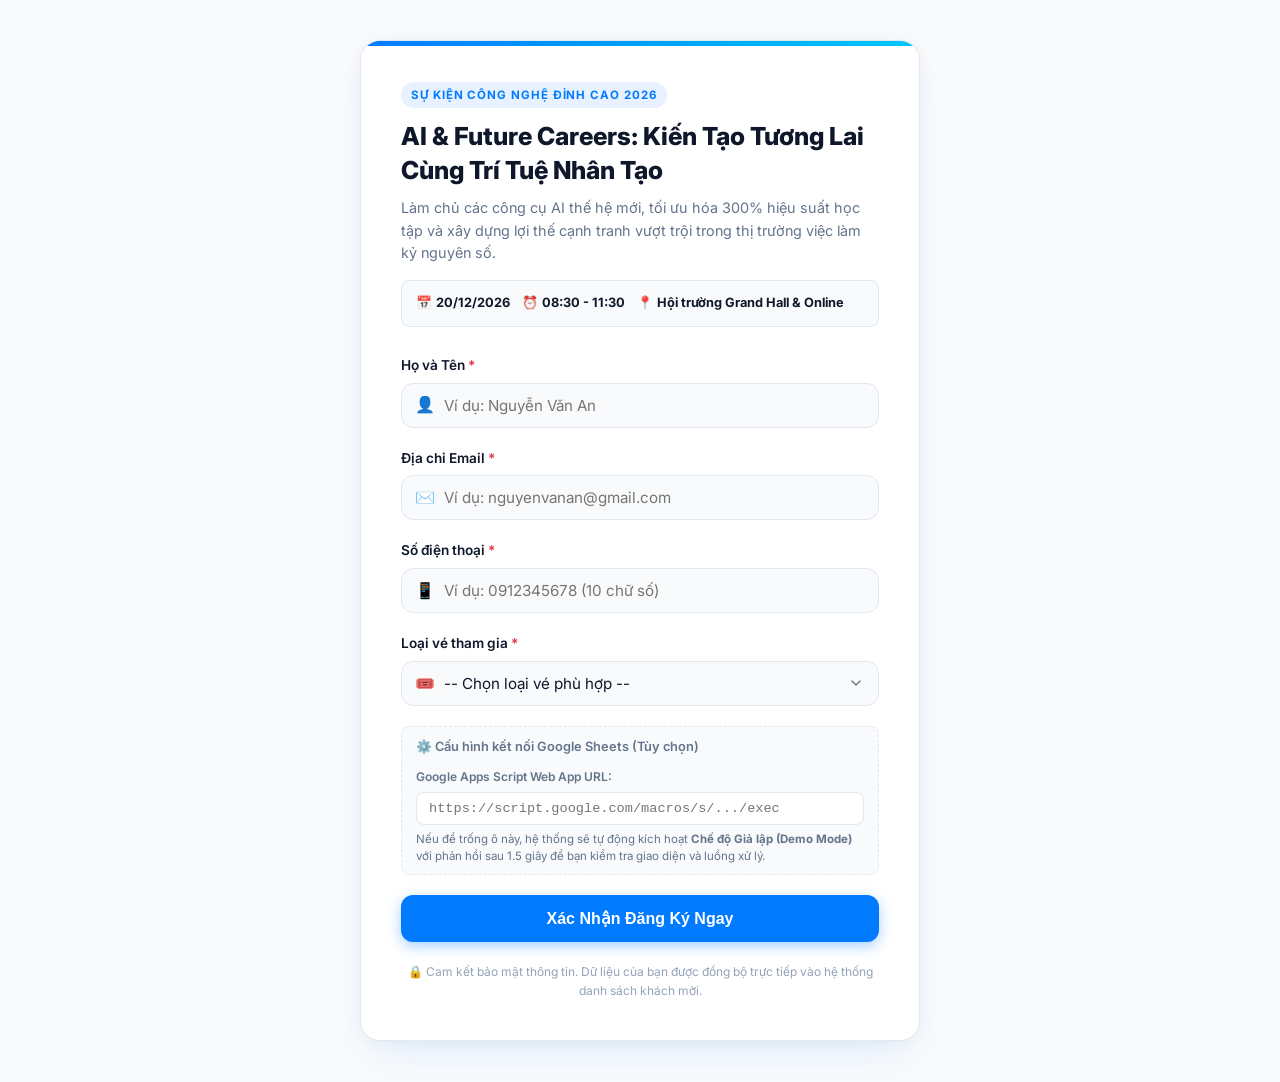
<file: DuyKhangBTTH B3/index.html>
<!DOCTYPE html>
<html lang="vi">

<head>
    <meta charset="UTF-8">
    <meta name="viewport" content="width=device-width, initial-scale=1.0">
    <title>Đăng Ký Sự Kiện | AI Workshop 2026: AI & Future Careers</title>
    <link rel="stylesheet" href="style.css">
    <!-- Google Fonts: Inter -->
    <link rel="preconnect" href="https://fonts.googleapis.com">
    <link rel="preconnect" href="https://fonts.gstatic.com" crossorigin>
    <link href="https://fonts.googleapis.com/css2?family=Inter:wght@300;400;500;600;700;800&display=swap"
        rel="stylesheet">
</head>

<body>

    <div class="page-container">

        <!-- CARD ĐĂNG KÝ (PHONG CÁCH TỐI GIẢN - MINIMALIST) -->
        <div class="registration-card">

            <!-- HEADER WORKSHOP & NỘI DUNG MARKETING -->
            <div class="card-header">
                <div class="event-badge">SỰ KIỆN CÔNG NGHỆ ĐỈNH CAO 2026</div>
                <h1 class="event-title">AI & Future Careers: Kiến Tạo Tương Lai Cùng Trí Tuệ Nhân Tạo</h1>
                <p class="event-desc">
                    Làm chủ các công cụ AI thế hệ mới, tối ưu hóa 300% hiệu suất học tập và xây dựng lợi thế cạnh tranh
                    vượt trội trong thị trường việc làm kỷ nguyên số.
                </p>

                <div class="event-meta">
                    <div class="meta-item">📅 <strong>20/12/2026</strong></div>
                    <div class="meta-item">⏰ <strong>08:30 - 11:30</strong></div>
                    <div class="meta-item">📍 <strong>Hội trường Grand Hall & Online</strong></div>
                </div>
            </div>

            <!-- FORM ĐĂNG KÝ (BƯỚC 1 & 2) -->
            <form id="registrationForm" class="registration-form" novalidate>

                <!-- TRƯỜNG: HỌ VÀ TÊN -->
                <div class="form-group" id="group-fullname">
                    <label for="fullname">Họ và Tên <span class="required">*</span></label>
                    <div class="input-wrap">
                        <span class="input-icon">👤</span>
                        <input type="text" id="fullname" name="Name" placeholder="Ví dụ: Nguyễn Văn An"
                            autocomplete="name">
                    </div>
                    <span class="error-msg" id="error-fullname"></span>
                </div>

                <!-- TRƯỜNG: EMAIL -->
                <div class="form-group" id="group-email">
                    <label for="email">Địa chỉ Email <span class="required">*</span></label>
                    <div class="input-wrap">
                        <span class="input-icon">✉️</span>
                        <input type="email" id="email" name="Email" placeholder="Ví dụ: nguyenvanan@gmail.com"
                            autocomplete="email">
                    </div>
                    <span class="error-msg" id="error-email"></span>
                </div>

                <!-- TRƯỜNG: SỐ ĐIỆN THOẠI -->
                <div class="form-group" id="group-phone">
                    <label for="phone">Số điện thoại <span class="required">*</span></label>
                    <div class="input-wrap">
                        <span class="input-icon">📱</span>
                        <input type="tel" id="phone" name="Phone" placeholder="Ví dụ: 0912345678 (10 chữ số)"
                            autocomplete="tel" maxlength="10">
                    </div>
                    <span class="error-msg" id="error-phone"></span>
                </div>

                <!-- TRƯỜNG: LOẠI VÉ (SELECT) -->
                <div class="form-group" id="group-ticket">
                    <label for="ticketType">Loại vé tham gia <span class="required">*</span></label>
                    <div class="input-wrap">
                        <span class="input-icon">🎟️</span>
                        <select id="ticketType" name="TicketType">
                            <option value="" disabled selected>-- Chọn loại vé phù hợp --</option>
                            <option value="Student">Vé Sinh Viên (Miễn phí - Cần xuất trình thẻ SV)</option>
                            <option value="Standard">Vé Tiêu Chuẩn (199.000 VNĐ - Kèm tài liệu Workshop)</option>
                            <option value="VIP">Vé VIP (499.000 VNĐ - Chỗ ngồi hàng đầu, Tiệc trà & Q&A cùng Diễn giả)
                            </option>
                        </select>
                    </div>
                    <span class="error-msg" id="error-ticket"></span>
                </div>

                <!-- CẤU HÌNH ĐƯỜNG DẪN GOOGLE APPS SCRIPT (BƯỚC 3 & 4) -->
                <div class="script-config-box">
                    <div class="config-toggle" id="configToggle">
                        ⚙️ <span>Cấu hình kết nối Google Sheets (Tùy chọn)</span>
                    </div>
                    <div class="config-content" id="configContent">
                        <label for="scriptUrlInput">Google Apps Script Web App URL:</label>
                        <input type="url" id="scriptUrlInput" placeholder="https://script.google.com/macros/s/.../exec">
                        <p class="config-note">
                            Nếu để trống ô này, hệ thống sẽ tự động kích hoạt <strong>Chế độ Giả lập (Demo
                                Mode)</strong> với phản hồi sau 1.5 giây để bạn kiểm tra giao diện và luồng xử lý.
                        </p>
                    </div>
                </div>

                <!-- NÚT GỬI ĐĂNG KÝ (SUBMIT BUTTON) -->
                <button type="submit" class="btn-submit" id="submitBtn">
                    <span class="btn-text">Xác Nhận Đăng Ký Ngay</span>
                    <span class="btn-spinner" id="btnSpinner"></span>
                </button>

                <p class="form-privacy">
                    🔒 Cam kết bảo mật thông tin. Dữ liệu của bạn được đồng bộ trực tiếp vào hệ thống danh sách khách
                    mời.
                </p>
            </form>

            <!-- THÔNG BÁO THÀNH CÔNG (SUCCESS STATE) -->
            <div id="successCard" class="success-card">
                <div class="success-icon">🎉</div>
                <h2>Đăng Ký Thành Công!</h2>
                <p class="success-msg" id="successDetailMsg">
                    Chúc mừng <strong><span id="registeredName"></span></strong> đã đăng ký thành công vé tham dự sự
                    kiện <strong>AI Workshop 2026</strong>.
                </p>

                <div class="success-summary">
                    <div class="summary-row">
                        <span>Loại vé:</span>
                        <strong id="registeredTicket"></strong>
                    </div>
                    <div class="summary-row">
                        <span>Email xác nhận:</span>
                        <strong id="registeredEmail"></strong>
                    </div>
                    <div class="summary-row">
                        <span>Số điện thoại:</span>
                        <strong id="registeredPhone"></strong>
                    </div>
                </div>

                <div class="success-reminder">
                    📩 <strong>Lưu ý:</strong> Vui lòng kiểm tra hòm thư đến (hoặc hộp thư Spam) để nhận email hướng dẫn
                    và chuẩn bị laptop cá nhân trước ngày diễn ra sự kiện.
                </div>

                <button id="registerAnotherBtn" class="btn-outline">
                    Đăng ký thêm người khác
                </button>
            </div>

        </div>

    </div>

    <script src="app.js"></script>
</body>

</html>
</file>
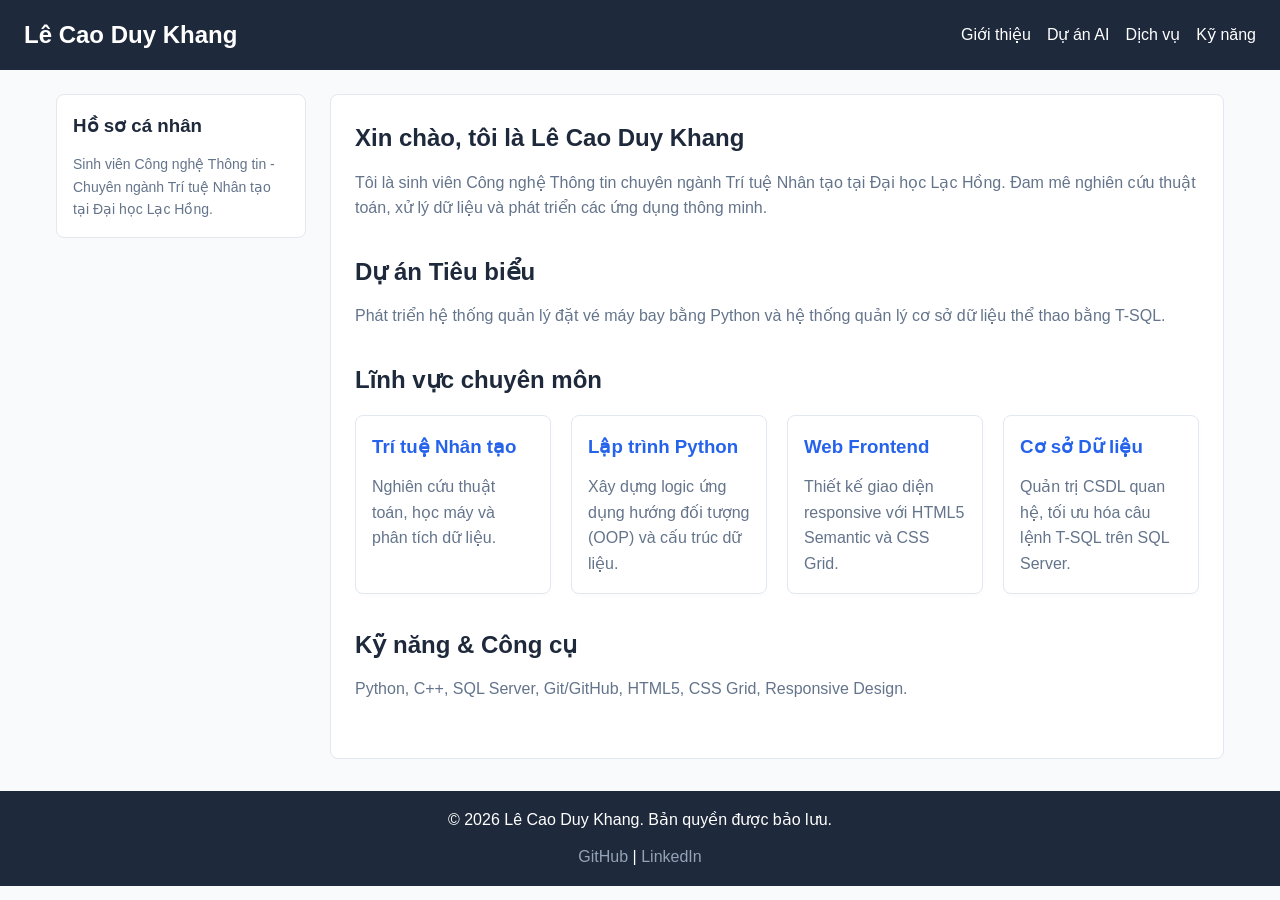
<file: BTB4.html>
<!DOCTYPE html>
<html lang="vi">
<head>
    <meta charset="UTF-8">
    <meta name="viewport" content="width=device-width, initial-scale=1.0">
    <title>Portfolio - Lê Cao Duy Khang | AI Student</title>
    <!-- Nhúng file CSS bên ngoài -->
    <link rel="stylesheet" href="BTB4.css">
</head>
<body>

    <!-- HEADER -->
    <header>
        <div class="logo">
            <h2>Lê Cao Duy Khang</h2>
        </div>
        <nav>
            <ul>
                <li><a href="#gioi-thieu">Giới thiệu</a></li>
                <li><a href="#du-an-ai">Dự án AI</a></li>
                <li><a href="#dich-vu">Dịch vụ</a></li>
                <li><a href="#ky-nang">Kỹ năng</a></li>
            </ul>
        </nav>
    </header>

    <!-- PORTFOLIO CONTAINER (Sidebar & Main) -->
    <div class="portfolio-container">
        
        <!-- ASIDE: Sidebar thông tin nhanh -->
        <aside>
            <h3>Hồ sơ cá nhân</h3>
            <p>
                Sinh viên Công nghệ Thông tin - Chuyên ngành Trí tuệ Nhân tạo tại Đại học Lạc Hồng.
            </p>
        </aside>

        <!-- MAIN: Vùng nội dung chính -->
        <main>
            
            <!-- SECTION 1: Giới thiệu bản thân -->
            <section id="gioi-thieu">
                <h1>Xin chào, tôi là Lê Cao Duy Khang</h1>
                <p>Tôi là sinh viên Công nghệ Thông tin chuyên ngành Trí tuệ Nhân tạo tại Đại học Lạc Hồng. Đam mê nghiên cứu thuật toán, xử lý dữ liệu và phát triển các ứng dụng thông minh.</p>
            </section>

            <!-- SECTION 2: Dự án AI -->
            <section id="du-an-ai">
                <h2>Dự án Tiêu biểu</h2>
                <p>Phát triển hệ thống quản lý đặt vé máy bay bằng Python và hệ thống quản lý cơ sở dữ liệu thể thao bằng T-SQL.</p>
            </section>

            <!-- SECTION 3: Khu vực Dịch vụ (Đáp ứng yêu cầu 4 cột -> 2 cột -> 1 cột) -->
            <section id="dich-vu">
                <h2>Lĩnh vực chuyên môn</h2>
                <div class="services-container">
                    <div class="service-card">
                        <h3>Trí tuệ Nhân tạo</h3>
                        <p>Nghiên cứu thuật toán, học máy và phân tích dữ liệu.</p>
                    </div>
                    <div class="service-card">
                        <h3>Lập trình Python</h3>
                        <p>Xây dựng logic ứng dụng hướng đối tượng (OOP) và cấu trúc dữ liệu.</p>
                    </div>
                    <div class="service-card">
                        <h3>Web Frontend</h3>
                        <p>Thiết kế giao diện responsive với HTML5 Semantic và CSS Grid.</p>
                    </div>
                    <div class="service-card">
                        <h3>Cơ sở Dữ liệu</h3>
                        <p>Quản trị CSDL quan hệ, tối ưu hóa câu lệnh T-SQL trên SQL Server.</p>
                    </div>
                </div>
            </section>

            <!-- SECTION 4: Kỹ năng -->
            <section id="ky-nang">
                <h2>Kỹ năng & Công cụ</h2>
                <p>Python, C++, SQL Server, Git/GitHub, HTML5, CSS Grid, Responsive Design.</p>
            </section>

        </main>
    </div>

    <!-- FOOTER -->
    <footer>
        <p>&copy; 2026 Lê Cao Duy Khang. Bản quyền được bảo lưu.</p>
        <nav>
            <a href="https://github.com" target="_blank">GitHub</a> | 
            <a href="https://linkedin.com" target="_blank">LinkedIn</a>
        </nav>
    </footer>

</body>
</html>
</file>
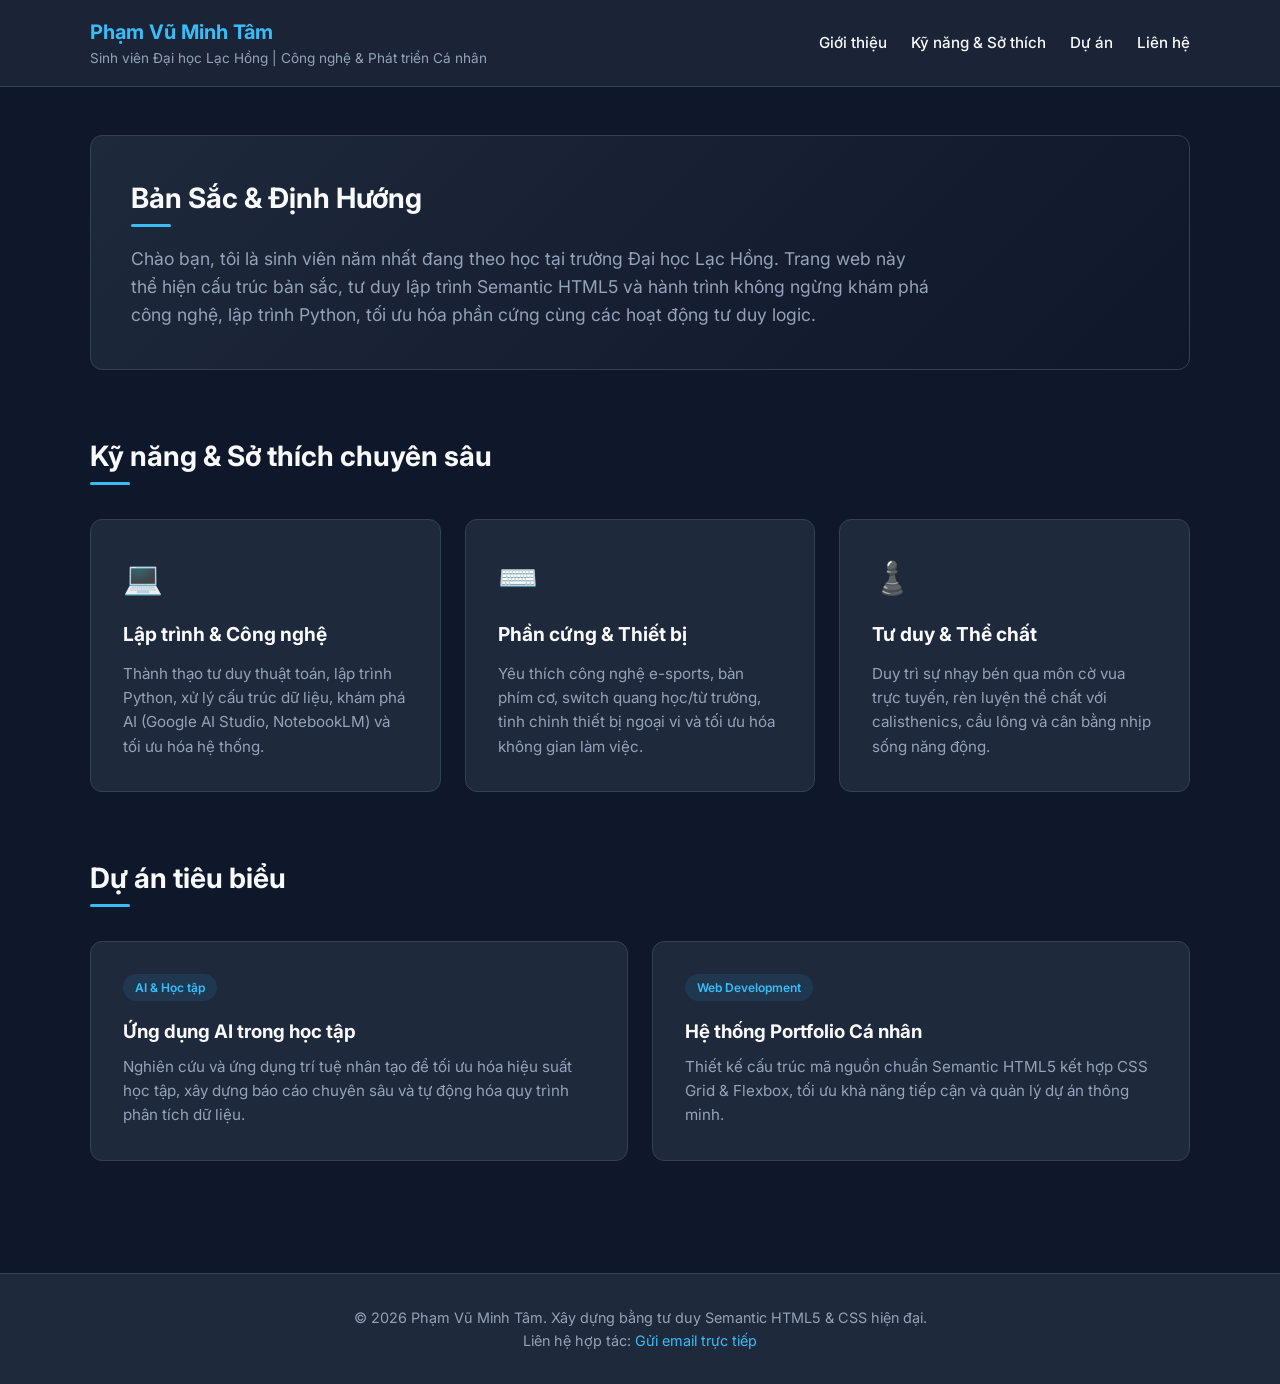
<file: Portfolio_ve_ban_than.html>
<!DOCTYPE html>
<html lang="vi">
<head>
    <meta charset="UTF-8">
    <meta name="viewport" content="width=device-width, initial-scale=1.0">
    <title>Phạm Vũ Minh Tâm - Portfolio Bản Sắc Cá Nhân</title>
    <link rel="stylesheet" href="style-v1.css">
    <!-- Google Fonts -->
    <link href="https://fonts.googleapis.com/css2?family=Inter:wght@300;400;500;600;700&display=swap" rel="stylesheet">
</head>
<body>

    <header class="site-header">
        <div class="container header-inner">
            <div class="brand">
                <h1>Phạm Vũ Minh Tâm</h1>
                <p class="subtitle">Sinh viên Đại học Lạc Hồng | Công nghệ & Phát triển Cá nhân</p>
            </div>
            <nav class="site-nav">
                <ul>
                    <li><a href="#gioi-thieu">Giới thiệu</a></li>
                    <li><a href="#ky-nang">Kỹ năng & Sở thích</a></li>
                    <li><a href="#du-an">Dự án</a></li>
                    <li><a href="#lien-he">Liên hệ</a></li>
                </ul>
            </nav>
        </div>
    </header>

    <main class="site-main container">
        
        <!-- Phần Giới thiệu -->
        <section id="gioi-thieu" class="hero-section">
            <div class="hero-content">
                <h2>Bản Sắc & Định Hướng</h2>
                <p>Chào bạn, tôi là sinh viên năm nhất đang theo học tại trường Đại học Lạc Hồng. Trang web này thể hiện cấu trúc bản sắc, tư duy lập trình Semantic HTML5 và hành trình không ngừng khám phá công nghệ, lập trình Python, tối ưu hóa phần cứng cùng các hoạt động tư duy logic.</p>
            </div>
        </section>

        <!-- Phần Kỹ năng & Sở thích sử dụng CSS Grid -->
        <section id="ky-nang" class="skills-section">
            <h2>Kỹ năng & Sở thích chuyên sâu</h2>
            <div class="skills-grid">
                <article class="skill-card">
                    <div class="card-icon">💻</div>
                    <h3>Lập trình & Công nghệ</h3>
                    <p>Thành thạo tư duy thuật toán, lập trình Python, xử lý cấu trúc dữ liệu, khám phá AI (Google AI Studio, NotebookLM) và tối ưu hóa hệ thống.</p>
                </article>
                <article class="skill-card">
                    <div class="card-icon">⌨️</div>
                    <h3>Phần cứng & Thiết bị</h3>
                    <p>Yêu thích công nghệ e-sports, bàn phím cơ, switch quang học/từ trường, tinh chỉnh thiết bị ngoại vi và tối ưu hóa không gian làm việc.</p>
                </article>
                <article class="skill-card">
                    <div class="card-icon">♟️</div>
                    <h3>Tư duy & Thể chất</h3>
                    <p>Duy trì sự nhạy bén qua môn cờ vua trực tuyến, rèn luyện thể chất với calisthenics, cầu lông và cân bằng nhịp sống năng động.</p>
                </article>
            </div>
        </section>

        <!-- Phần Dự án tiêu biểu sử dụng CSS Grid -->
        <section id="du-an" class="projects-section">
            <h2>Dự án tiêu biểu</h2>
            <div class="projects-grid">
                <article class="project-card">
                    <span class="project-tag">AI & Học tập</span>
                    <h3>Ứng dụng AI trong học tập</h3>
                    <p>Nghiên cứu và ứng dụng trí tuệ nhân tạo để tối ưu hóa hiệu suất học tập, xây dựng báo cáo chuyên sâu và tự động hóa quy trình phân tích dữ liệu.</p>
                </article>
                <article class="project-card">
                    <span class="project-tag">Web Development</span>
                    <h3>Hệ thống Portfolio Cá nhân</h3>
                    <p>Thiết kế cấu trúc mã nguồn chuẩn Semantic HTML5 kết hợp CSS Grid & Flexbox, tối ưu khả năng tiếp cận và quản lý dự án thông minh.</p>
                </article>
            </div>
        </section>

    </main>

    <footer id="lien-he" class="site-footer">
        <div class="container footer-inner">
            <p>&copy; 2026 Phạm Vũ Minh Tâm. Xây dựng bằng tư duy Semantic HTML5 & CSS hiện đại.</p>
            <p>Liên hệ hợp tác: <a href="mailto:contact@minhtam.internal">Gửi email trực tiếp</a></p>
        </div>
    </footer>

</body>
</html>
</file>
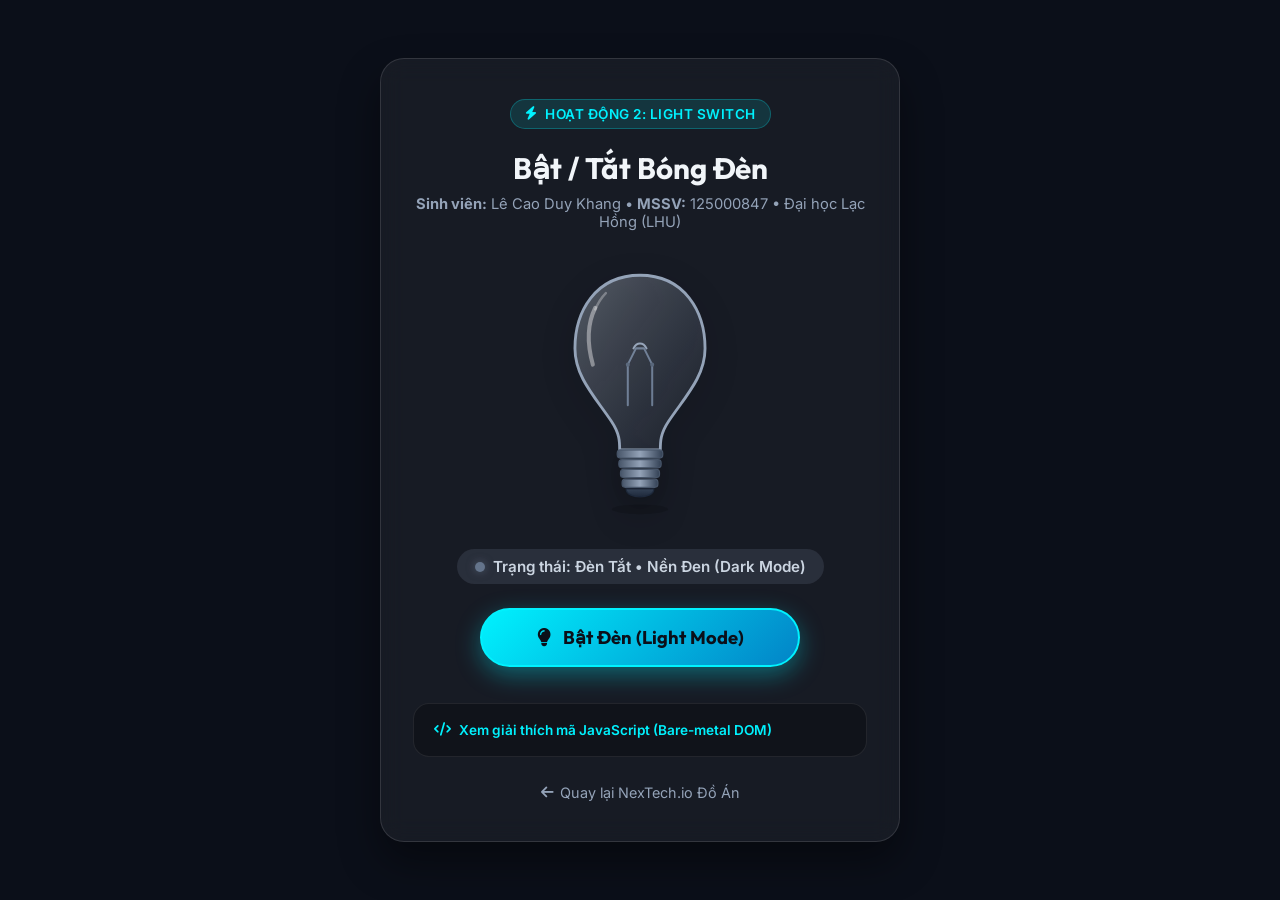
<file: DuyKhangBTB8,9,10/light-switch.html>
<!DOCTYPE html>
<html lang="vi">
<head>
    <meta charset="UTF-8">
    <meta name="viewport" content="width=device-width, initial-scale=1.0">
    <title>Hoạt động 2: Light Switch - Bật/Tắt Bóng Đèn | Lê Cao Duy Khang - 125000847</title>
    <!-- Google Fonts -->
    <link rel="preconnect" href="https://fonts.googleapis.com">
    <link rel="preconnect" href="https://fonts.gstatic.com" crossorigin>
    <link href="https://fonts.googleapis.com/css2?family=Inter:wght@400;500;600;700&family=Outfit:wght@600;700;800&display=swap" rel="stylesheet">
    <!-- Font Awesome -->
    <link rel="stylesheet" href="https://cdnjs.cloudflare.com/ajax/libs/font-awesome/6.5.1/css/all.min.css">
    
    <style>
        /* ====================================================================
           CSS STYLES CHO BÀI TẬP: HOẠT ĐỘNG 2 - "LIGHT SWITCH"
           Hỗ trợ chuyển đổi mượt mà giữa Chế độ Tối (Dark) và Sáng (Light)
           ==================================================================== */
        :root {
            --transition-speed: 0.4s;
            --font-main: 'Inter', -apple-system, BlinkMacSystemFont, sans-serif;
            --font-heading: 'Outfit', sans-serif;
        }

        * {
            margin: 0;
            padding: 0;
            box-sizing: border-box;
        }

        /* Trạng thái mặc định: Dark Mode (Nền đen/tối) theo prompt mẫu */
        body {
            font-family: var(--font-main);
            background-color: #0b0f19; /* Nền tối mặc định */
            color: #f1f5f9;
            min-height: 100vh;
            display: flex;
            flex-direction: column;
            align-items: center;
            justify-content: center;
            padding: 24px;
            transition: background-color var(--transition-speed) ease, color var(--transition-speed) ease;
        }

        /* Trạng thái khi đèn bật: Light Mode (Nền trắng/sáng) theo prompt mẫu */
        body.light-mode {
            background-color: #ffffff; /* Đổi màu nền body từ đen sang trắng */
            color: #0f172a;
        }

        /* Container bao bọc nội dung thẻ đèn */
        .switch-container {
            width: 100%;
            max-width: 520px;
            background: rgba(255, 255, 255, 0.05);
            backdrop-filter: blur(12px);
            -webkit-backdrop-filter: blur(12px);
            border: 1px solid rgba(255, 255, 255, 0.12);
            border-radius: 24px;
            padding: 40px 32px;
            text-align: center;
            box-shadow: 0 20px 40px rgba(0, 0, 0, 0.4);
            transition: all var(--transition-speed) ease;
            position: relative;
            overflow: hidden;
        }

        body.light-mode .switch-container {
            background: rgba(255, 255, 255, 0.85);
            border: 1px solid rgba(226, 232, 240, 0.9);
            box-shadow: 0 20px 45px rgba(234, 179, 8, 0.15), 0 10px 25px rgba(0, 0, 0, 0.06);
        }

        /* Badge thông tin bài tập */
        .exercise-badge {
            display: inline-flex;
            align-items: center;
            gap: 8px;
            padding: 6px 14px;
            border-radius: 50px;
            font-size: 0.85rem;
            font-weight: 600;
            letter-spacing: 0.5px;
            text-transform: uppercase;
            background: rgba(0, 242, 254, 0.12);
            color: #00f2fe;
            border: 1px solid rgba(0, 242, 254, 0.25);
            margin-bottom: 20px;
            transition: all var(--transition-speed) ease;
        }

        body.light-mode .exercise-badge {
            background: rgba(234, 179, 8, 0.15);
            color: #b45309;
            border: 1px solid rgba(234, 179, 8, 0.4);
        }

        /* Tiêu đề & mô tả */
        .title {
            font-family: var(--font-heading);
            font-size: 1.85rem;
            font-weight: 700;
            margin-bottom: 8px;
            line-height: 1.3;
        }

        .student-info {
            font-size: 0.92rem;
            color: #94a3b8;
            margin-bottom: 28px;
            transition: color var(--transition-speed) ease;
        }

        body.light-mode .student-info {
            color: #64748b;
        }

        /* Khối hiển thị hình ảnh bóng đèn */
        .bulb-stage {
            position: relative;
            width: 220px;
            height: 260px;
            margin: 0 auto 30px auto;
            display: flex;
            align-items: center;
            justify-content: center;
        }

        /* Hiệu ứng hào quang phát sáng sau bóng đèn */
        .bulb-glow-backdrop {
            position: absolute;
            width: 180px;
            height: 180px;
            border-radius: 50%;
            background: radial-gradient(circle, rgba(250, 204, 21, 0.55) 0%, rgba(245, 158, 11, 0.25) 50%, transparent 75%);
            filter: blur(20px);
            opacity: 0;
            transform: scale(0.6);
            transition: opacity 0.4s ease, transform 0.4s ease;
            pointer-events: none;
            z-index: 1;
        }

        body.light-mode .bulb-glow-backdrop {
            opacity: 1;
            transform: scale(1.15);
        }

        /* Thẻ <img> bóng đèn thay đổi thuộc tính src */
        .bulb-image {
            width: 100%;
            height: 100%;
            object-fit: contain;
            position: relative;
            z-index: 2;
            cursor: pointer;
            filter: drop-shadow(0 10px 15px rgba(0, 0, 0, 0.3));
            transition: transform 0.25s cubic-bezier(0.34, 1.56, 0.64, 1);
            user-select: none;
        }

        .bulb-image:hover {
            transform: scale(1.05);
        }

        .bulb-image:active {
            transform: scale(0.96);
        }

        /* Trạng thái chữ phản hồi */
        .status-pill {
            display: inline-flex;
            align-items: center;
            gap: 8px;
            padding: 8px 18px;
            border-radius: 9999px;
            font-size: 0.95rem;
            font-weight: 600;
            background: rgba(148, 163, 184, 0.15);
            color: #cbd5e1;
            margin-bottom: 24px;
            transition: all var(--transition-speed) ease;
        }

        .status-pill .indicator-dot {
            width: 10px;
            height: 10px;
            border-radius: 50%;
            background-color: #64748b;
            box-shadow: 0 0 8px rgba(100, 116, 139, 0.6);
            transition: all var(--transition-speed) ease;
        }

        body.light-mode .status-pill {
            background: rgba(234, 179, 8, 0.15);
            color: #854d0e;
        }

        body.light-mode .status-pill .indicator-dot {
            background-color: #eab308;
            box-shadow: 0 0 12px #eab308;
        }

        /* ====================================================================
           NÚT BẤM CHÍNH CÓ ID 'toggle-btn' THEO ĐÚNG YÊU CẦU ĐỀ BÀI
           ==================================================================== */
        #toggle-btn {
            display: inline-flex;
            align-items: center;
            justify-content: center;
            gap: 12px;
            padding: 16px 36px;
            border-radius: 9999px;
            font-family: var(--font-heading);
            font-size: 1.15rem;
            font-weight: 700;
            cursor: pointer;
            border: 2px solid #00f2fe;
            background: linear-gradient(135deg, #00f2fe 0%, #0284c7 100%);
            color: #0b0f19;
            box-shadow: 0 8px 24px rgba(0, 242, 254, 0.35);
            transition: all 0.25s cubic-bezier(0.4, 0, 0.2, 1);
            user-select: none;
            width: 100%;
            max-width: 320px;
        }

        #toggle-btn:hover {
            transform: translateY(-3px);
            box-shadow: 0 12px 30px rgba(0, 242, 254, 0.55);
            border-color: #ffffff;
        }

        #toggle-btn:active {
            transform: translateY(1px);
            box-shadow: 0 4px 12px rgba(0, 242, 254, 0.3);
        }

        /* Giao diện nút khi ở Light Mode (Bấm để Tắt Đèn) */
        body.light-mode #toggle-btn {
            background: linear-gradient(135deg, #f59e0b 0%, #d97706 100%);
            border-color: #b45309;
            color: #ffffff;
            box-shadow: 0 8px 24px rgba(245, 158, 11, 0.4);
        }

        body.light-mode #toggle-btn:hover {
            box-shadow: 0 12px 30px rgba(245, 158, 11, 0.6);
        }

        /* Khối hướng dẫn kỹ thuật chi tiết dành cho Giảng viên xem tiêu chí */
        .code-explanation {
            margin-top: 36px;
            text-align: left;
            background: rgba(0, 0, 0, 0.25);
            border: 1px solid rgba(255, 255, 255, 0.08);
            border-radius: 16px;
            padding: 18px 20px;
            font-size: 0.85rem;
            color: #94a3b8;
            transition: all var(--transition-speed) ease;
        }

        body.light-mode .code-explanation {
            background: rgba(248, 250, 252, 0.9);
            border-color: rgba(203, 213, 225, 0.8);
            color: #475569;
        }

        .code-explanation summary {
            cursor: pointer;
            font-weight: 600;
            color: #00f2fe;
            display: flex;
            align-items: center;
            gap: 8px;
            outline: none;
            user-select: none;
        }

        body.light-mode .code-explanation summary {
            color: #d97706;
        }

        .code-snippet {
            margin-top: 12px;
            background: #050811;
            padding: 12px;
            border-radius: 8px;
            font-family: 'Consolas', 'Courier New', monospace;
            font-size: 0.82rem;
            color: #38bdf8;
            overflow-x: auto;
            border: 1px solid rgba(255, 255, 255, 0.05);
        }

        /* Nút quay về trang chính */
        .back-nav {
            margin-top: 24px;
        }

        .back-link {
            color: #94a3b8;
            text-decoration: none;
            font-size: 0.9rem;
            display: inline-flex;
            align-items: center;
            gap: 6px;
            transition: color 0.2s ease;
        }

        .back-link:hover {
            color: #00f2fe;
            text-decoration: underline;
        }

        body.light-mode .back-link:hover {
            color: #d97706;
        }
    </style>
</head>
<body>

    <main class="switch-container">
        <!-- Badge định danh bài tập -->
        <div class="exercise-badge">
            <i class="fa-solid fa-bolt"></i> Hoạt động 2: Light Switch
        </div>

        <h1 class="title">Bật / Tắt Bóng Đèn</h1>
        <p class="student-info">
            <strong>Sinh viên:</strong> Lê Cao Duy Khang &bull; <strong>MSSV:</strong> 125000847 &bull; Đại học Lạc Hồng (LHU)
        </p>

        <!-- Khung hiển thị bóng đèn -->
        <div class="bulb-stage" title="Bấm vào bóng đèn hoặc nút bấm bên dưới để Bật/Tắt">
            <div class="bulb-glow-backdrop" id="bulbGlow"></div>
            <!-- 
                YÊU CẦU: Một hình ảnh cái đèn.
                Khi bấm nút, hình ảnh đổi từ "đèn tắt" sang "đèn sáng" bằng cách thay đổi thuộc tính src.
            -->
            <img 
                id="bulb-img" 
                class="bulb-image" 
                src="assets/bulb-off.svg" 
                alt="Hình ảnh bóng đèn đang tắt"
            >
        </div>

        <!-- Trạng thái chữ phản hồi trực quan -->
        <div class="status-pill" id="statusPill">
            <span class="indicator-dot"></span>
            <span id="statusText">Trạng thái: Đèn Tắt &bull; Nền Đen (Dark Mode)</span>
        </div>

        <!-- 
            YÊU CẦU: Tạo một nút bấm có id là 'toggle-btn'.
            Khi click, đổi màu nền body từ trắng sang đen và ngược lại, đồng thời đổi src của ảnh cái đèn.
        -->
        <div>
            <button type="button" id="toggle-btn" aria-label="Bật hoặc tắt bóng đèn">
                <i class="fa-solid fa-lightbulb" id="btnIcon"></i>
                <span id="btnText">Bật Đèn (Light Mode)</span>
            </button>
        </div>

        <!-- Hộp giải thích mã nguồn JavaScript minh bạch cho Giảng viên chấm bài -->
        <details class="code-explanation">
            <summary><i class="fa-solid fa-code"></i> Xem giải thích mã JavaScript (Bare-metal DOM)</summary>
            <div class="code-snippet">
// 1. Lắng nghe sự kiện click trên nút có id 'toggle-btn'
toggleBtn.addEventListener('click', () => {
    isLightOn = !isLightOn;

    // 2. Thay đổi thuộc tính src của hình ảnh cái đèn
    bulbImg.src = isLightOn ? 'assets/bulb-on.svg' : 'assets/bulb-off.svg';

    // 3. Thay đổi màu nền của body (Dark/Light Mode)
    document.body.classList.toggle('light-mode', isLightOn);
});
            </div>
        </details>

        <!-- Liên kết quay về Landing Page NexTech -->
        <div class="back-nav">
            <a href="index.html" class="back-link">
                <i class="fa-solid fa-arrow-left"></i> Quay lại NexTech.io Đồ Án
            </a>
        </div>
    </main>

    <!-- ====================================================================
         MÃ JAVASCRIPT XỬ LÝ HOẠT ĐỘNG 2 (LIGHT SWITCH)
         ==================================================================== -->
    <script>
        // BƯỚC 1: Truy xuất các phần tử DOM cần thao tác qua ID
        const toggleBtn = document.getElementById('toggle-btn');
        const bulbImg   = document.getElementById('bulb-img');
        const statusText = document.getElementById('statusText');
        const btnText   = document.getElementById('btnText');
        const btnIcon   = document.getElementById('btnIcon');

        // BƯỚC 2: Khai báo biến lưu trạng thái hiện tại của đèn
        // false = đèn đang tắt (nền tối), true = đèn đang bật (nền sáng)
        let isLightOn = false;

        // Âm thanh cơ học click công tắc (Tùy chọn tạo bằng Web Audio API không cần tải file ngoài)
        function playSwitchSound(isOn) {
            try {
                const audioCtx = new (window.AudioContext || window.webkitAudioContext)();
                const osc = audioCtx.createOscillator();
                const gain = audioCtx.createGain();
                osc.type = 'sine';
                osc.frequency.setValueAtTime(isOn ? 880 : 440, audioCtx.currentTime);
                gain.gain.setValueAtTime(0.08, audioCtx.currentTime);
                gain.gain.exponentialRampToValueAtTime(0.001, audioCtx.currentTime + 0.08);
                osc.connect(gain);
                gain.connect(audioCtx.destination);
                osc.start();
                osc.stop(audioCtx.currentTime + 0.08);
            } catch (e) {
                // Trình duyệt không hỗ trợ Web Audio API -> bỏ qua không gây lỗi
            }
        }

        /**
         * Hàm cốt lõi: Chuyển đổi trạng thái Bật/Tắt bóng đèn và Nền
         */
        function toggleLightSwitch() {
            // Đảo ngược trạng thái
            isLightOn = !isLightOn;

            // 1. THAY ĐỔI THUỘC TÍNH src CỦA HÌNH ẢNH CÁI ĐÈN (Theo đúng yêu cầu đề bài)
            if (isLightOn) {
                // Chuyển sang ảnh đèn sáng
                bulbImg.src = 'assets/bulb-on.svg';
                bulbImg.alt = 'Hình ảnh bóng đèn đang sáng rực';
            } else {
                // Chuyển sang ảnh đèn tắt
                bulbImg.src = 'assets/bulb-off.svg';
                bulbImg.alt = 'Hình ảnh bóng đèn đang tắt';
            }

            // 2. THAY ĐỔI MÀU NỀN CỦA BODY TỪ TRẮNG SANG ĐEN VÀ NGƯỢC LẠI (Dark mode đơn giản)
            // Cách 1: Sử dụng class toggle CSS (chuẩn công nghiệp và hỗ trợ animation mượt)
            document.body.classList.toggle('light-mode', isLightOn);

            // Cách 2: Gán trực tiếp style.backgroundColor để đảm bảo tuyệt đối yêu cầu prompt mẫu:
            // "thay đổi màu nền của body từ trắng sang đen và ngược lại"
            if (isLightOn) {
                document.body.style.backgroundColor = '#ffffff'; // Nền trắng khi đèn sáng
                document.body.style.color = '#0f172a';
            } else {
                document.body.style.backgroundColor = '#0b0f19'; // Nền đen khi đèn tắt
                document.body.style.color = '#f1f5f9';
            }

            // 3. CẬP NHẬT GIAO DIỆN NÚT BẤM VÀ TEXT PHẢN HỒI
            if (isLightOn) {
                btnText.textContent = 'Tắt Đèn (Dark Mode)';
                btnIcon.className = 'fa-solid fa-moon';
                statusText.innerHTML = 'Trạng thái: <strong>Đèn BẬT</strong> &bull; Nền Trắng (Light Mode)';
            } else {
                btnText.textContent = 'Bật Đèn (Light Mode)';
                btnIcon.className = 'fa-solid fa-lightbulb';
                statusText.innerHTML = 'Trạng thái: <strong>Đèn TẮT</strong> &bull; Nền Đen (Dark Mode)';
            }

            // Phát âm thanh click nhẹ
            playSwitchSound(isLightOn);
        }

        // BƯỚC 3: Gắn sự kiện click vào nút có ID 'toggle-btn' (Theo đúng Prompt mẫu)
        toggleBtn.addEventListener('click', toggleLightSwitch);

        // Bổ sung: Cho phép bấm trực tiếp vào bóng đèn để bật/tắt (Nâng cao trải nghiệm UX)
        bulbImg.addEventListener('click', toggleLightSwitch);
    </script>
</body>
</html>
</file>
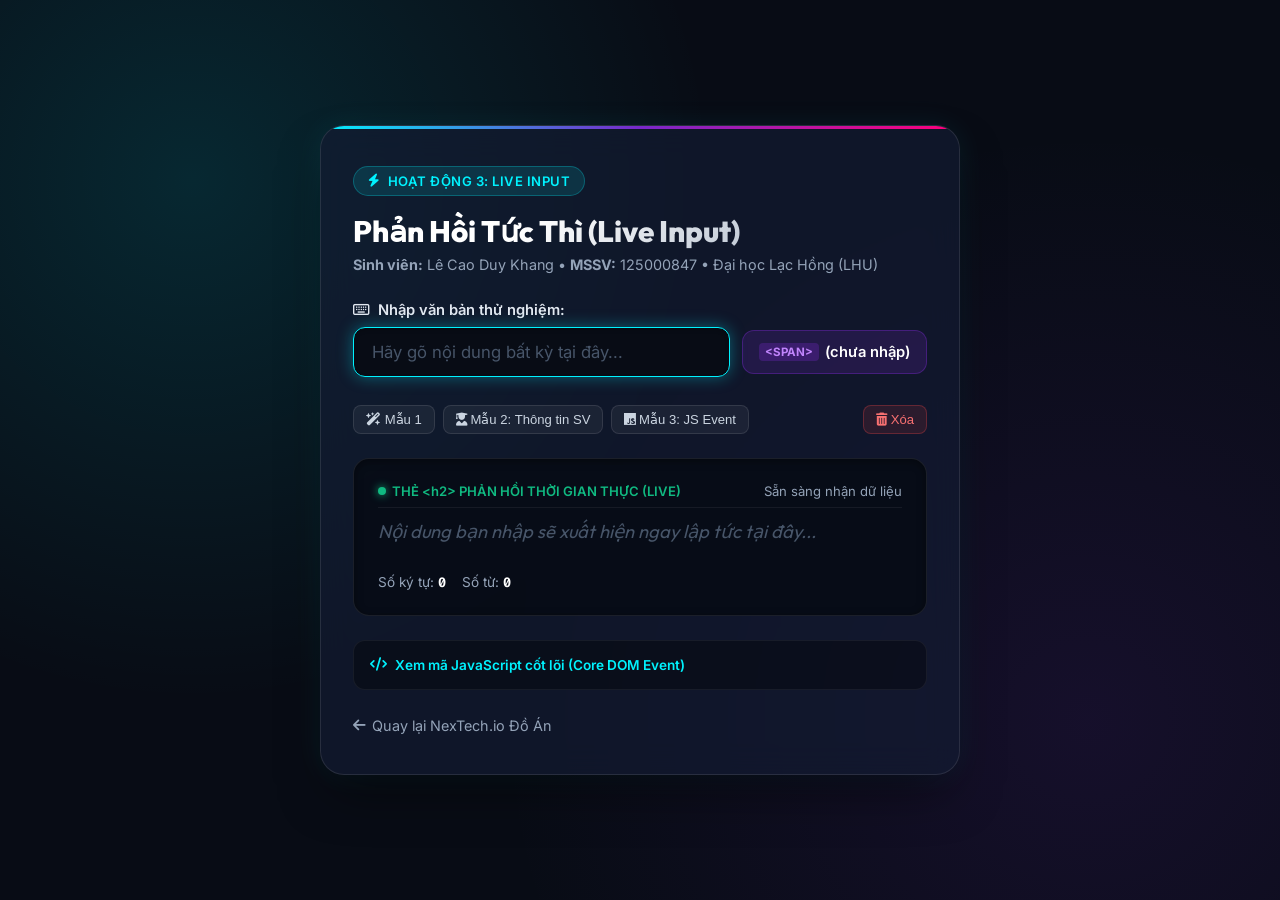
<file: DuyKhangBTB8,9,10/live-input.html>
<!DOCTYPE html>
<html lang="vi">
<head>
    <meta charset="UTF-8">
    <meta name="viewport" content="width=device-width, initial-scale=1.0">
    <title>Hoạt động 3: Live Input - Phản Hồi Tức Thì | Lê Cao Duy Khang - 125000847</title>
    <!-- Google Fonts -->
    <link rel="preconnect" href="https://fonts.googleapis.com">
    <link rel="preconnect" href="https://fonts.gstatic.com" crossorigin>
    <link href="https://fonts.googleapis.com/css2?family=Inter:wght@400;500;600;700&family=Outfit:wght@600;700;800&family=Fira+Code:wght@400;500&display=swap" rel="stylesheet">
    <!-- Font Awesome -->
    <link rel="stylesheet" href="https://cdnjs.cloudflare.com/ajax/libs/font-awesome/6.5.1/css/all.min.css">
    
    <style>
        /* ====================================================================
           CSS STYLES CHO BÀI TẬP: HOẠT ĐỘNG 3 - "LIVE INPUT"
           Giao diện Dark Modern / Glassmorphism theo chuẩn đồ án NexTech.io
           ==================================================================== */
        :root {
            --color-bg-primary: #080c15;
            --color-bg-card: rgba(19, 28, 51, 0.7);
            --color-primary: #00f2fe;
            --color-secondary: #7928ca;
            --color-accent-pink: #ff007a;
            --color-text-main: #f8fafc;
            --color-text-secondary: #94a3b8;
            --color-border: rgba(255, 255, 255, 0.1);
            --font-main: 'Inter', sans-serif;
            --font-heading: 'Outfit', sans-serif;
            --font-code: 'Fira Code', monospace;
        }

        * {
            margin: 0;
            padding: 0;
            box-sizing: border-box;
        }

        body {
            font-family: var(--font-main);
            background-color: var(--color-bg-primary);
            background-image: 
                radial-gradient(circle at 15% 20%, rgba(0, 242, 254, 0.12) 0%, transparent 40%),
                radial-gradient(circle at 85% 80%, rgba(121, 40, 202, 0.12) 0%, transparent 45%);
            color: var(--color-text-main);
            min-height: 100vh;
            display: flex;
            flex-direction: column;
            align-items: center;
            justify-content: center;
            padding: 24px;
        }

        .container {
            width: 100%;
            max-width: 640px;
            background: var(--color-bg-card);
            backdrop-filter: blur(16px);
            -webkit-backdrop-filter: blur(16px);
            border: 1px solid var(--color-border);
            border-radius: 24px;
            padding: 40px 32px;
            box-shadow: 0 25px 50px -12px rgba(0, 0, 0, 0.5), 0 0 30px rgba(0, 242, 254, 0.08);
            position: relative;
            overflow: hidden;
        }

        /* Viền sáng neon trên đầu thẻ card */
        .card-top-line {
            position: absolute;
            top: 0;
            left: 0;
            right: 0;
            height: 3px;
            background: linear-gradient(90deg, #00f2fe, #7928ca, #ff007a);
        }

        /* Badge định danh bài tập */
        .exercise-badge {
            display: inline-flex;
            align-items: center;
            gap: 8px;
            padding: 6px 14px;
            border-radius: 50px;
            font-size: 0.82rem;
            font-weight: 600;
            text-transform: uppercase;
            letter-spacing: 0.5px;
            background: rgba(0, 242, 254, 0.12);
            color: var(--color-primary);
            border: 1px solid rgba(0, 242, 254, 0.25);
            margin-bottom: 16px;
        }

        .title {
            font-family: var(--font-heading);
            font-size: 1.85rem;
            font-weight: 800;
            margin-bottom: 6px;
            background: linear-gradient(135deg, #ffffff 30%, #94a3b8 100%);
            -webkit-background-clip: text;
            -webkit-text-fill-color: transparent;
        }

        .student-info {
            font-size: 0.9rem;
            color: var(--color-text-secondary);
            margin-bottom: 28px;
        }

        /* KHỐI 1: Ô NHẬP LIỆU & THẺ SPAN BÊN CẠNH (Theo đúng Hướng dẫn) */
        .input-group-wrapper {
            margin-bottom: 28px;
            text-align: left;
        }

        .input-label-row {
            display: flex;
            justify-content: space-between;
            align-items: center;
            margin-bottom: 8px;
        }

        .input-label {
            font-size: 0.92rem;
            font-weight: 600;
            color: #e2e8f0;
            display: flex;
            align-items: center;
            gap: 8px;
        }

        /* Ô nhập và thẻ span nằm cạnh nhau */
        .input-with-side-span {
            display: flex;
            align-items: center;
            gap: 12px;
        }

        .custom-input {
            flex: 1;
            background: rgba(8, 12, 21, 0.8);
            border: 1.5px solid rgba(0, 242, 254, 0.3);
            border-radius: 12px;
            padding: 14px 18px;
            font-family: var(--font-main);
            font-size: 1.05rem;
            color: #ffffff;
            outline: none;
            transition: all 0.25s ease;
            box-shadow: inset 0 2px 4px rgba(0, 0, 0, 0.3);
        }

        .custom-input:focus {
            border-color: var(--color-primary);
            box-shadow: 0 0 16px rgba(0, 242, 254, 0.35), inset 0 2px 4px rgba(0, 0, 0, 0.2);
            background: rgba(8, 12, 21, 0.95);
        }

        .custom-input::placeholder {
            color: #475569;
        }

        /* THẺ SPAN BÊN CẠNH (Theo yêu cầu Hướng dẫn bài tập) */
        .side-span-badge {
            background: rgba(121, 40, 202, 0.18);
            border: 1px solid rgba(121, 40, 202, 0.4);
            border-radius: 12px;
            padding: 12px 16px;
            font-size: 0.92rem;
            color: #d8b4fe;
            display: inline-flex;
            align-items: center;
            gap: 6px;
            white-space: nowrap;
            max-width: 220px;
            overflow: hidden;
            text-overflow: ellipsis;
            transition: all 0.2s ease;
        }

        .side-span-badge .side-tag {
            font-size: 0.72rem;
            text-transform: uppercase;
            font-weight: 700;
            color: #c084fc;
            background: rgba(121, 40, 202, 0.3);
            padding: 2px 6px;
            border-radius: 4px;
        }

        .side-span-text {
            font-weight: 600;
            color: #ffffff;
            overflow: hidden;
            text-overflow: ellipsis;
        }

        /* KHỐI 2: THẺ H2 HIỂN THỊ TỨC THÌ BÊN DƯỚI (Theo đúng Prompt mẫu) */
        .live-preview-box {
            background: rgba(8, 12, 21, 0.85);
            border: 1px solid rgba(255, 255, 255, 0.08);
            border-radius: 16px;
            padding: 24px;
            text-align: left;
            margin-bottom: 24px;
            position: relative;
            box-shadow: inset 0 2px 8px rgba(0, 0, 0, 0.4);
            transition: border-color 0.3s ease;
        }

        .live-preview-box.has-content {
            border-color: rgba(0, 242, 254, 0.4);
            box-shadow: 0 0 20px rgba(0, 242, 254, 0.15), inset 0 2px 8px rgba(0, 0, 0, 0.4);
        }

        .preview-header {
            display: flex;
            justify-content: space-between;
            align-items: center;
            margin-bottom: 12px;
            padding-bottom: 8px;
            border-bottom: 1px solid rgba(255, 255, 255, 0.06);
            font-size: 0.82rem;
            color: var(--color-text-secondary);
        }

        .live-indicator {
            display: inline-flex;
            align-items: center;
            gap: 6px;
            color: #10b981;
            font-weight: 600;
        }

        .live-indicator .pulse-dot {
            width: 8px;
            height: 8px;
            border-radius: 50%;
            background-color: #10b981;
            box-shadow: 0 0 8px #10b981;
            animation: pulseAnimation 1.5s infinite;
        }

        @keyframes pulseAnimation {
            0% { transform: scale(0.95); opacity: 0.7; }
            50% { transform: scale(1.25); opacity: 1; }
            100% { transform: scale(0.95); opacity: 0.7; }
        }

        /* THẺ H2 BÊN DƯỚI (Theo đúng Prompt mẫu) */
        #live-heading {
            font-family: var(--font-heading);
            font-size: 1.55rem;
            font-weight: 700;
            color: var(--color-primary);
            line-height: 1.35;
            min-height: 40px;
            word-break: break-word;
            transition: color 0.2s ease;
        }

        #live-heading.empty-state {
            color: #475569;
            font-style: italic;
            font-weight: 400;
            font-size: 1.15rem;
        }

        /* Thống kê ký tự và từ */
        .stats-row {
            display: flex;
            gap: 16px;
            margin-top: 14px;
            font-size: 0.85rem;
            color: #94a3b8;
        }

        .stat-item strong {
            color: #ffffff;
            font-family: var(--font-code);
        }

        /* Nút tiện ích: Xóa nhanh, điền từ mẫu */
        .utility-actions {
            display: flex;
            flex-wrap: wrap;
            gap: 8px;
            margin-bottom: 24px;
        }

        .btn-preset {
            background: rgba(255, 255, 255, 0.05);
            border: 1px solid rgba(255, 255, 255, 0.1);
            color: #cbd5e1;
            padding: 6px 12px;
            border-radius: 8px;
            font-size: 0.82rem;
            cursor: pointer;
            transition: all 0.2s ease;
        }

        .btn-preset:hover {
            background: rgba(0, 242, 254, 0.15);
            border-color: var(--color-primary);
            color: #ffffff;
        }

        .btn-clear {
            background: rgba(239, 68, 68, 0.12);
            border: 1px solid rgba(239, 68, 68, 0.3);
            color: #f87171;
            padding: 6px 12px;
            border-radius: 8px;
            font-size: 0.82rem;
            cursor: pointer;
            margin-left: auto;
            transition: all 0.2s ease;
        }

        .btn-clear:hover {
            background: rgba(239, 68, 68, 0.25);
            color: #ffffff;
        }

        /* Khối giải thích code dành cho Giảng viên xem tiêu chí */
        .code-details {
            text-align: left;
            background: rgba(0, 0, 0, 0.35);
            border: 1px solid rgba(255, 255, 255, 0.06);
            border-radius: 12px;
            padding: 16px;
            font-size: 0.85rem;
            color: var(--color-text-secondary);
        }

        .code-details summary {
            cursor: pointer;
            font-weight: 600;
            color: var(--color-primary);
            outline: none;
            user-select: none;
            display: flex;
            align-items: center;
            gap: 8px;
        }

        .code-snippet {
            margin-top: 12px;
            background: #050811;
            padding: 12px;
            border-radius: 8px;
            font-family: var(--font-code);
            font-size: 0.82rem;
            color: #38bdf8;
            overflow-x: auto;
            border: 1px solid rgba(255, 255, 255, 0.04);
            line-height: 1.5;
        }

        /* Liên kết điều hướng về trang chủ */
        .back-nav {
            margin-top: 24px;
        }

        .back-link {
            color: var(--color-text-secondary);
            text-decoration: none;
            font-size: 0.9rem;
            display: inline-flex;
            align-items: center;
            gap: 6px;
            transition: color 0.2s ease;
        }

        .back-link:hover {
            color: var(--color-primary);
            text-decoration: underline;
        }

        @media (max-width: 576px) {
            .input-with-side-span {
                flex-direction: column;
                align-items: stretch;
            }
            .side-span-badge {
                max-width: 100%;
                justify-content: center;
            }
        }
    </style>
</head>
<body>

    <main class="container">
        <div class="card-top-line"></div>

        <!-- Badge định danh bài tập -->
        <div class="exercise-badge">
            <i class="fa-solid fa-bolt"></i> Hoạt động 3: Live Input
        </div>

        <h1 class="title">Phản Hồi Tức Thì (Live Input)</h1>
        <p class="student-info">
            <strong>Sinh viên:</strong> Lê Cao Duy Khang &bull; <strong>MSSV:</strong> 125000847 &bull; Đại học Lạc Hồng (LHU)
        </p>

        <!-- 
            YÊU CẦU 1 (HƯỚNG DẪN):
            Tạo một ô <input>. Khi người dùng gõ chữ vào ô đó, nội dung ngay lập tức xuất hiện ở một thẻ <span> bên cạnh.
        -->
        <div class="input-group-wrapper">
            <div class="input-label-row">
                <label for="user-input" class="input-label">
                    <i class="fa-regular fa-keyboard"></i> Nhập văn bản thử nghiệm:
                </label>
            </div>
            
            <div class="input-with-side-span">
                <input 
                    type="text" 
                    id="user-input" 
                    class="custom-input" 
                    placeholder="Hãy gõ nội dung bất kỳ tại đây..." 
                    autocomplete="off"
                    aria-describedby="live-span"
                >
                <!-- THẺ <span> BÊN CẠNH THEO YÊU CẦU HƯỚNG DẪN -->
                <div class="side-span-badge" title="Nội dung hiển thị tức thì ở thẻ span bên cạnh">
                    <span class="side-tag">&lt;span&gt;</span>
                    <span id="live-span" class="side-span-text">(chưa nhập)</span>
                </div>
            </div>
        </div>

        <!-- Nút mẫu tiện lợi để test nhanh -->
        <div class="utility-actions">
            <button type="button" class="btn-preset" onclick="setPresetText('NexTech AI Quantum 2026')">
                <i class="fa-solid fa-wand-magic-sparkles"></i> Mẫu 1
            </button>
            <button type="button" class="btn-preset" onclick="setPresetText('Lê Cao Duy Khang - 125000847')">
                <i class="fa-solid fa-user-graduate"></i> Mẫu 2: Thông tin SV
            </button>
            <button type="button" class="btn-preset" onclick="setPresetText('JavaScript DOM Event Input')">
                <i class="fa-brands fa-js"></i> Mẫu 3: JS Event
            </button>
            <button type="button" class="btn-clear" id="clear-btn" title="Xóa toàn bộ nội dung">
                <i class="fa-solid fa-trash-can"></i> Xóa
            </button>
        </div>

        <!-- 
            YÊU CẦU 2 (PROMPT MẪU):
            "Sử dụng sự kiện 'input' trong JavaScript để lấy giá trị từ một ô text và hiển thị nó ngay lập tức vào một thẻ h2 bên dưới."
        -->
        <section class="live-preview-box" id="previewContainer" aria-live="polite">
            <div class="preview-header">
                <span class="live-indicator">
                    <span class="pulse-dot"></span> THẺ &lt;h2&gt; PHẢN HỒI THỜI GIAN THỰC (LIVE)
                </span>
                <span id="typingStatus">Sẵn sàng nhận dữ liệu</span>
            </div>

            <!-- THẺ H2 HIỂN THỊ TỨC THÌ BÊN DƯỚI -->
            <h2 id="live-heading" class="empty-state">
                Nội dung bạn nhập sẽ xuất hiện ngay lập tức tại đây...
            </h2>

            <!-- Thống kê trực tiếp -->
            <div class="stats-row">
                <span class="stat-item">Số ký tự: <strong id="charCount">0</strong></span>
                <span class="stat-item">Số từ: <strong id="wordCount">0</strong></span>
            </div>
        </section>

        <!-- Hộp giải thích mã JavaScript cho Giảng viên -->
        <details class="code-details">
            <summary><i class="fa-solid fa-code"></i> Xem mã JavaScript cốt lõi (Core DOM Event)</summary>
            <div class="code-snippet">
// 1. Truy xuất các phần tử DOM
const textInput   = document.getElementById('user-input');
const liveSpan    = document.getElementById('live-span');
const liveHeading = document.getElementById('live-heading');

// 2. Lắng nghe sự kiện 'input' (kích hoạt ngay khi người dùng gõ từng phím)
textInput.addEventListener('input', function(event) {
    // Lấy giá trị hiện thời từ ô text
    const textValue = event.target.value;

    // Hiển thị ngay lập tức vào thẻ &lt;span&gt; bên cạnh
    liveSpan.textContent = textValue.trim() !== '' ? textValue : '(chưa nhập)';

    // Hiển thị ngay lập tức vào thẻ &lt;h2&gt; bên dưới
    if (textValue.trim() !== '') {
        liveHeading.textContent = textValue;
        liveHeading.classList.remove('empty-state');
    } else {
        liveHeading.textContent = 'Nội dung bạn nhập sẽ xuất hiện ngay lập tức tại đây...';
        liveHeading.classList.add('empty-state');
    }
});
            </div>
        </details>

        <!-- Liên kết quay lại Landing Page NexTech -->
        <div class="back-nav">
            <a href="index.html" class="back-link">
                <i class="fa-solid fa-arrow-left"></i> Quay lại NexTech.io Đồ Án
            </a>
        </div>
    </main>

    <!-- ====================================================================
         MÃ JAVASCRIPT XỬ LÝ HOẠT ĐỘNG 3 (LIVE INPUT)
         ==================================================================== -->
    <script>
        // BƯỚC 1: Lấy các phần tử DOM qua ID
        const userInput   = document.getElementById('user-input');
        const liveSpan    = document.getElementById('live-span');
        const liveHeading = document.getElementById('live-heading');
        const previewBox  = document.getElementById('previewContainer');
        const charCount   = document.getElementById('charCount');
        const wordCount   = document.getElementById('wordCount');
        const typingStatus = document.getElementById('typingStatus');
        const clearBtn    = document.getElementById('clear-btn');

        /**
         * BƯỚC 2: HÀM CẬP NHẬT GIAO DIỆN TỨC THÌ KHI CÓ SỰ KIỆN INPUT
         */
        function handleLiveInput() {
            // Lấy giá trị chuỗi hiện tại trong ô input
            const value = userInput.value;
            const trimmedValue = value.trim();

            // 1. HIỂN THỊ TỨC THÌ VÀO THẺ <span> BÊN CẠNH (Theo Hướng dẫn)
            if (trimmedValue !== '') {
                liveSpan.textContent = value;
            } else {
                liveSpan.textContent = '(chưa nhập)';
            }

            // 2. HIỂN THỊ TỨC THÌ VÀO THẺ <h2> BÊN DƯỚI (Theo Prompt mẫu)
            if (trimmedValue !== '') {
                liveHeading.textContent = value;
                liveHeading.classList.remove('empty-state');
                previewBox.classList.add('has-content');
                typingStatus.textContent = 'Đang nhận ký tự...';
            } else {
                liveHeading.textContent = 'Nội dung bạn nhập sẽ xuất hiện ngay lập tức tại đây...';
                liveHeading.classList.add('empty-state');
                previewBox.classList.remove('has-content');
                typingStatus.textContent = 'Sẵn sàng nhận dữ liệu';
            }

            // 3. Cập nhật thống kê số lượng ký tự và từ
            charCount.textContent = value.length;
            const words = trimmedValue ? trimmedValue.split(/\s+/).length : 0;
            wordCount.textContent = words;
        }

        // BƯỚC 3: GẮN SỰ KIỆN 'input' VÀO Ô TEXT (Theo đúng yêu cầu cốt lõi)
        // Sự kiện 'input' kích hoạt ngay tức thì khi gõ phím, xóa phím, hoặc dán chữ (Paste)
        userInput.addEventListener('input', handleLiveInput);

        // Bổ sung: Nút xóa nội dung nhanh
        clearBtn.addEventListener('click', () => {
            userInput.value = '';
            handleLiveInput();
            userInput.focus();
        });

        // Hàm đặt văn bản mẫu cho nút preset
        function setPresetText(text) {
            userInput.value = text;
            handleLiveInput();
            userInput.focus();
        }

        // Tự động focus vào ô input khi vừa tải trang để tiện trải nghiệm
        userInput.focus();
    </script>
</body>
</html>
</file>
<file: DuyKhangBTTH B3/style.css>
/* ==========================================================================
   AI WORKSHOP REGISTRATION - MINIMALIST TECH STYLESHEET
   Sử dụng Flexbox căn giữa, Tông màu Xanh công nghệ (#007bff) và Trắng
   ========================================================================== */

/* 1. BIẾN MÀU SẮC & CẤU HÌNH CƠ BẢN */
:root {
    --primary-blue: #007bff;
    --primary-blue-hover: #0069d9;
    --primary-blue-light: #e7f1ff;

    --bg-page: #f8fafc;
    --bg-card: #ffffff;
    --bg-input: #f8fafc;

    --text-title: #0f172a;
    --text-body: #475569;
    --text-muted: #64748b;
    --text-light: #94a3b8;

    --border-color: #e2e8f0;
    --border-focus: #007bff;

    --danger: #dc3545;
    --danger-bg: #fff5f5;
    --success: #28a745;
    --success-bg: #f0fff4;

    --radius-sm: 8px;
    --radius-md: 12px;
    --radius-lg: 20px;

    --shadow-sm: 0 1px 3px rgba(0, 0, 0, 0.05);
    --shadow-card: 0 20px 40px -15px rgba(0, 123, 255, 0.12), 0 0 20px 0 rgba(0, 0, 0, 0.04);

    --transition: all 0.25s cubic-bezier(0.4, 0, 0.2, 1);
}

* {
    margin: 0;
    padding: 0;
    box-sizing: border-box;
}

body {
    font-family: 'Inter', -apple-system, BlinkMacSystemFont, "Segoe UI", Roboto, sans-serif;
    background-color: var(--bg-page);
    color: var(--text-body);
    line-height: 1.6;
    min-height: 100vh;
}

/* 2. FLEXBOX CĂN GIỮA MÀN HÌNH (BƯỚC 1) */
.page-container {
    min-height: 100vh;
    display: flex;
    justify-content: center;
    align-items: center;
    padding: 40px 20px;
}

/* 3. CARD ĐĂNG KÝ TỐI GIẢN */
.registration-card {
    background-color: var(--bg-card);
    width: 100%;
    max-width: 560px;
    border-radius: var(--radius-lg);
    border: 1px solid var(--border-color);
    box-shadow: var(--shadow-card);
    padding: 40px;
    position: relative;
    overflow: hidden;
    transition: var(--transition);
}

/* Đường viền công nghệ trên cùng */
.registration-card::before {
    content: '';
    position: absolute;
    top: 0;
    left: 0;
    right: 0;
    height: 5px;
    background: linear-gradient(90deg, #007bff, #00c6ff);
}

/* 4. CARD HEADER & NỘI DUNG MARKETING */
.card-header {
    margin-bottom: 28px;
}

.event-badge {
    display: inline-block;
    background-color: var(--primary-blue-light);
    color: var(--primary-blue);
    font-size: 0.72rem;
    font-weight: 700;
    letter-spacing: 0.08em;
    padding: 4px 10px;
    border-radius: 20px;
    margin-bottom: 12px;
}

.event-title {
    font-size: 1.55rem;
    font-weight: 800;
    color: var(--text-title);
    line-height: 1.35;
    margin-bottom: 10px;
}

.event-desc {
    font-size: 0.9rem;
    color: var(--text-muted);
    line-height: 1.55;
    margin-bottom: 16px;
}

.event-meta {
    display: flex;
    flex-wrap: wrap;
    gap: 12px;
    padding: 12px 14px;
    background-color: var(--bg-page);
    border-radius: var(--radius-sm);
    border: 1px solid var(--border-color);
}

.meta-item {
    font-size: 0.8rem;
    color: var(--text-body);
}

.meta-item strong {
    color: var(--text-title);
}

/* 5. FORM GROUPS & VALIDATION STYLES (BƯỚC 1 & 2) */
.registration-form {
    display: flex;
    flex-direction: column;
    gap: 20px;
}

.form-group {
    display: flex;
    flex-direction: column;
    gap: 6px;
}

.form-group label {
    font-size: 0.85rem;
    font-weight: 600;
    color: var(--text-title);
}

.required {
    color: var(--danger);
}

.input-wrap {
    position: relative;
    display: flex;
    align-items: center;
}

.input-icon {
    position: absolute;
    left: 14px;
    font-size: 1rem;
    pointer-events: none;
    color: var(--text-light);
    user-select: none;
}

.input-wrap input,
.input-wrap select {
    width: 100%;
    padding: 12px 14px 12px 42px;
    font-family: inherit;
    font-size: 0.95rem;
    color: var(--text-title);
    background-color: var(--bg-input);
    border: 1.5px solid var(--border-color);
    border-radius: var(--radius-md);
    outline: none;
    transition: var(--transition);
}

.input-wrap select {
    cursor: pointer;
    appearance: none;
    background-image: url("data:image/svg+xml;charset=UTF-8,%3csvg xmlns='http://www.w3.org/2000/svg' viewBox='0 0 24 24' fill='none' stroke='%2364748b' stroke-width='2' stroke-linecap='round' stroke-linejoin='round'%3e%3cpolyline points='6 9 12 15 18 9'%3e%3c/polyline%3e%3c/svg%3e");
    background-repeat: no-repeat;
    background-position: right 14px center;
    background-size: 16px;
}

.input-wrap input:focus,
.input-wrap select:focus {
    background-color: #ffffff;
    border-color: var(--primary-blue);
    box-shadow: 0 0 0 4px rgba(0, 123, 255, 0.12);
}

/* TRẠNG THÁI LỖI (VALIDATION ERROR STATE - BƯỚC 2) */
.form-group.has-error .input-wrap input,
.form-group.has-error .input-wrap select {
    border-color: var(--danger);
    background-color: var(--danger-bg);
}

.form-group.has-error .input-wrap input:focus,
.form-group.has-error .input-wrap select:focus {
    box-shadow: 0 0 0 4px rgba(220, 53, 69, 0.12);
}

/* THÔNG BÁO LỖI MÀU ĐỎ DƯỚI Ô INPUT (BƯỚC 2) */
.error-msg {
    font-size: 0.78rem;
    color: var(--danger);
    font-weight: 500;
    min-height: 18px;
    display: none;
    animation: fadeIn 0.2s ease-in;
}

.form-group.has-error .error-msg {
    display: block;
}

@keyframes fadeIn {
    from {
        opacity: 0;
        transform: translateY(-4px);
    }

    to {
        opacity: 1;
        transform: translateY(0);
    }
}

/* 6. CẤU HÌNH SCRIPT URL */
.script-config-box {
    border: 1px dashed var(--border-color);
    border-radius: var(--radius-sm);
    padding: 10px 14px;
    background-color: var(--bg-page);
}

.config-toggle {
    font-size: 0.8rem;
    font-weight: 600;
    color: var(--text-muted);
    cursor: pointer;
    user-select: none;
}

.config-toggle:hover {
    color: var(--primary-blue);
}

.config-content {
    margin-top: 10px;
    display: flex;
    flex-direction: column;
    gap: 6px;
}

.config-content label {
    font-size: 0.75rem;
    font-weight: 600;
    color: var(--text-muted);
}

.config-content input {
    padding: 8px 12px;
    font-size: 0.85rem;
    border: 1px solid var(--border-color);
    border-radius: var(--radius-sm);
    font-family: monospace;
}

.config-note {
    font-size: 0.72rem;
    color: var(--text-muted);
    line-height: 1.4;
}

/* 7. NÚT SUBMIT & SPINNER (BƯỚC 4) */
.btn-submit {
    width: 100%;
    padding: 14px 20px;
    background-color: var(--primary-blue);
    color: #ffffff;
    border: none;
    border-radius: var(--radius-md);
    font-size: 1rem;
    font-weight: 700;
    cursor: pointer;
    display: flex;
    align-items: center;
    justify-content: center;
    gap: 10px;
    transition: var(--transition);
    box-shadow: 0 4px 14px rgba(0, 123, 255, 0.35);
}

.btn-submit:hover:not(:disabled) {
    background-color: var(--primary-blue-hover);
    transform: translateY(-1px);
    box-shadow: 0 6px 20px rgba(0, 123, 255, 0.45);
}

.btn-submit:disabled {
    opacity: 0.75;
    cursor: not-allowed;
    background-color: var(--text-muted);
    box-shadow: none;
}

.btn-spinner {
    display: none;
    width: 18px;
    height: 18px;
    border: 2.5px solid rgba(255, 255, 255, 0.4);
    border-top-color: #ffffff;
    border-radius: 50%;
    animation: spin 0.8s linear infinite;
}

.btn-submit.loading .btn-spinner {
    display: inline-block;
}

@keyframes spin {
    to {
        transform: rotate(360deg);
    }
}

.form-privacy {
    text-align: center;
    font-size: 0.75rem;
    color: var(--text-light);
}

/* 8. THÔNG BÁO THÀNH CÔNG (SUCCESS CARD) */
.success-card {
    display: none;
    text-align: center;
    animation: fadeIn 0.35s ease-out;
}

.success-icon {
    font-size: 3.5rem;
    margin-bottom: 12px;
}

.success-card h2 {
    font-size: 1.5rem;
    font-weight: 800;
    color: var(--text-title);
    margin-bottom: 8px;
}

.success-msg {
    font-size: 0.95rem;
    color: var(--text-body);
    margin-bottom: 24px;
}

.success-summary {
    background-color: var(--bg-page);
    border: 1px solid var(--border-color);
    border-radius: var(--radius-md);
    padding: 16px 20px;
    margin-bottom: 20px;
    text-align: left;
    display: flex;
    flex-direction: column;
    gap: 8px;
}

.summary-row {
    display: flex;
    justify-content: space-between;
    font-size: 0.88rem;
}

.summary-row span {
    color: var(--text-muted);
}

.summary-row strong {
    color: var(--text-title);
}

.success-reminder {
    background-color: var(--primary-blue-light);
    border-left: 4px solid var(--primary-blue);
    padding: 12px 14px;
    border-radius: var(--radius-sm);
    font-size: 0.82rem;
    color: var(--text-title);
    text-align: left;
    margin-bottom: 24px;
    line-height: 1.5;
}

.btn-outline {
    display: inline-block;
    padding: 10px 24px;
    border: 1.5px solid var(--primary-blue);
    background-color: transparent;
    color: var(--primary-blue);
    font-size: 0.9rem;
    font-weight: 600;
    border-radius: var(--radius-md);
    cursor: pointer;
    transition: var(--transition);
}

.btn-outline:hover {
    background-color: var(--primary-blue-light);
}

/* 9. RESPONSIVE */
@media (max-width: 640px) {
    .registration-card {
        padding: 24px 20px;
    }

    .event-title {
        font-size: 1.3rem;
    }
}
</file>
<file: BTB4.css>
/* ==========================================================
   HOẠT ĐỘNG 1 & 4: DESIGN SYSTEM & CSS VARIABLES (:root)
   Trích xuất toàn bộ mã màu và thông số khoảng cách vào biến
   ========================================================== */
:root {
    /* 2 màu chủ đạo & màu nền */
    --primary-color: #2563eb;    /* Xanh dương chủ đạo (AI / Tech theme) */
    --secondary-color: #1e293b;  /* Đen Navy / Xám đậm cho Header/Footer */
    --bg-color: #f8fafc;         /* Màu nền tổng thể trang web */
    --card-bg: #ffffff;          /* Màu nền khối nội dung */
    --border-color: #e2e8f0;     /* Màu viền khung */

    /* 3 mức màu xám cho text */
    --text-main: #334155;        /* Xám đậm cho nội dung chính */
    --text-muted: #64748b;       /* Xám vừa cho mô tả phụ */
    --text-light: #94a3b8;       /* Xám nhạt cho chữ mờ */

    /* Hệ thống khoảng cách (Spacing Scale) */
    --space-sm: 12px;
    --space-md: 16px;
    --space-lg: 24px;
    --space-xl: 32px;
}

/* Reset cơ bản */
* {
    box-sizing: border-box;
    margin: 0;
    padding: 0;
}

body {
    background-color: var(--bg-color);
    color: var(--text-main);
    font-family: 'Segoe UI', Tahoma, Geneva, Verdana, sans-serif;
    line-height: 1.6;
}

/* HEADER */
header {
    background-color: var(--secondary-color);
    color: #ffffff;
    display: flex;
    justify-content: space-between;
    align-items: center;
    padding: var(--space-md) var(--space-lg);
}

header nav ul {
    list-style: none;
    display: flex;
    gap: var(--space-md);
}

header nav a {
    color: #ffffff;
    text-decoration: none;
    font-weight: 500;
}

header nav a:hover {
    color: var(--primary-color);
}

/* ==========================================================
   HOẠT ĐỘNG 2: RESPONSIVE PORTFOLIO LAYOUT (Desktop Grid)
   ========================================================== */
.portfolio-container {
    display: grid;
    grid-template-columns: 250px 1fr; /* Sidebar cố định 250px, Main chiếm phần còn lại */
    gap: var(--space-lg);
    max-width: 1200px;
    margin: var(--space-lg) auto;
    padding: 0 var(--space-md);
}

aside {
    background-color: var(--card-bg);
    padding: var(--space-md);
    border-radius: 8px;
    border: 1px solid var(--border-color);
    height: fit-content;
}

aside h3 {
    color: var(--secondary-color);
    margin-bottom: var(--space-sm);
}

aside p {
    color: var(--text-muted);
    font-size: 14px;
}

main {
    background-color: var(--card-bg);
    padding: var(--space-lg);
    border-radius: 8px;
    border: 1px solid var(--border-color);
}

section {
    margin-bottom: var(--space-xl);
}

section h1, section h2 {
    color: var(--secondary-color);
    margin-bottom: var(--space-sm);
}

section p {
    color: var(--text-muted);
}

/* ==========================================================
   HOẠT ĐỘNG 3: RESPONSIVE BREAKPOINT CHALLENGE (.services-container)
   Mặc định Desktop (> 1024px): 4 cột, gap: 20px
   ========================================================== */
.services-container {
    display: grid;
    grid-template-columns: repeat(4, 1fr);
    gap: 20px;
    margin-top: var(--space-md);
}

.service-card {
    background-color: var(--card-bg);
    padding: var(--space-md);
    border-radius: 8px;
    border: 1px solid var(--border-color);
    box-shadow: 0 2px 4px rgba(0,0,0,0.02);
}

.service-card h3 {
    color: var(--primary-color);
    margin-bottom: var(--space-sm);
}

/* FOOTER */
footer {
    background-color: var(--secondary-color);
    color: #ffffff;
    text-align: center;
    padding: var(--space-md);
    margin-top: var(--space-xl);
}

footer nav {
    margin-top: var(--space-sm);
}

footer nav a {
    color: var(--text-light);
    text-decoration: none;
}

footer nav a:hover {
    color: #ffffff;
}

/* ==========================================================
   MEDIA QUERIES (Điểm gãy tối ưu di động và máy tính bảng)
   ========================================================== */

/* Điểm gãy 1: Tablet (768px - 1024px) -> Services hiển thị 2 cột */
@media screen and (max-width: 1024px) {
    .services-container {
        grid-template-columns: repeat(2, 1fr);
    }
}

/* Điểm gãy 2: Mobile (< 768px) -> Chuyển Portfolio thành 1 cột, dịch chuyển sidebar và Services về 1 cột */
@media screen and (max-width: 768px) {
    .portfolio-container {
        grid-template-columns: 1fr; /* Biến đổi bố cục đa cột thành 1 cột duy nhất */
        gap: var(--space-md);
    }

    aside {
        order: -1; /* Chuyển sidebar lên đầu trang trên thiết bị di động */
        width: 100%;
    }

    header {
        flex-direction: column;
        gap: var(--space-sm);
        text-align: center;
    }

    .services-container {
        grid-template-columns: 1fr; /* Services chuyển thành 1 cột trên Mobile */
    }
}
</file>
<file: style-v1.css>
/* Reset & Biến màu */
* {
    margin: 0;
    padding: 0;
    box-sizing: border-box;
}

:root {
    --bg-color: #0f172a;
    --card-bg: #1e293b;
    --text-main: #f8fafc;
    --text-muted: #94a3b8;
    --accent-color: #38bdf8;
    --accent-hover: #0284c7;
    --border-color: #334155;
}

body {
    font-family: 'Inter', sans-serif;
    background-color: var(--bg-color);
    color: var(--text-main);
    line-height: 1.6;
}

.container {
    width: 90%;
    max-width: 1100px;
    margin: 0 auto;
}

/* Header & Nav sử dụng Flexbox */
.site-header {
    background-color: rgba(30, 41, 59, 0.8);
    backdrop-filter: blur(10px);
    border-bottom: 1px solid var(--border-color);
    position: sticky;
    top: 0;
    z-index: 100;
    padding: 1rem 0;
}

.header-inner {
    display: flex;
    justify-content: space-between;
    align-items: center;
    flex-wrap: wrap;
    gap: 1rem;
}

.brand h1 {
    font-size: 1.25rem;
    font-weight: 700;
    color: var(--accent-color);
}

.subtitle {
    font-size: 0.85rem;
    color: var(--text-muted);
}

.site-nav ul {
    display: flex;
    list-style: none;
    gap: 1.5rem;
}

.site-nav a {
    text-decoration: none;
    color: var(--text-main);
    font-weight: 500;
    font-size: 0.95rem;
    transition: color 0.2s ease;
}

.site-nav a:hover {
    color: var(--accent-color);
}

/* Main Spacing */
.site-main {
    padding: 3rem 0;
}

section {
    margin-bottom: 4rem;
}

section h2 {
    font-size: 1.75rem;
    margin-bottom: 1.5rem;
    position: relative;
    display: inline-block;
}

section h2::after {
    content: '';
    position: absolute;
    left: 0;
    bottom: -6px;
    width: 40px;
    height: 3px;
    background-color: var(--accent-color);
    border-radius: 2px;
}

/* Hero Section */
.hero-section {
    background: linear-gradient(135deg, var(--card-bg), #0f172a);
    padding: 2.5rem;
    border-radius: 12px;
    border: 1px solid var(--border-color);
}

.hero-content p {
    color: var(--text-muted);
    font-size: 1.1rem;
    max-width: 800px;
}

/* Skills Grid (Sử dụng CSS Grid) */
.skills-grid {
    display: grid;
    grid-template-columns: repeat(auto-fit, minmax(300px, 1fr));
    gap: 1.5rem;
    margin-top: 1rem;
}

.skill-card {
    background-color: var(--card-bg);
    border: 1px solid var(--border-color);
    padding: 2rem;
    border-radius: 12px;
    transition: transform 0.3s ease, border-color 0.3s ease;
}

.skill-card:hover {
    transform: translateY(-5px);
    border-color: var(--accent-color);
}

.card-icon {
    font-size: 2rem;
    margin-bottom: 1rem;
}

.skill-card h3 {
    margin-bottom: 0.75rem;
    font-size: 1.2rem;
}

.skill-card p {
    color: var(--text-muted);
    font-size: 0.95rem;
}

/* Projects Grid (Sử dụng CSS Grid) */
.projects-grid {
    display: grid;
    grid-template-columns: repeat(auto-fit, minmax(350px, 1fr));
    gap: 1.5rem;
    margin-top: 1rem;
}

.project-card {
    background-color: var(--card-bg);
    border: 1px solid var(--border-color);
    padding: 2rem;
    border-radius: 12px;
    display: flex;
    flex-direction: column;
    justify-content: space-between;
    transition: transform 0.3s ease;
}

.project-card:hover {
    transform: translateY(-5px);
}

.project-tag {
    display: inline-block;
    background-color: rgba(56, 189, 248, 0.1);
    color: var(--accent-color);
    padding: 0.25rem 0.75rem;
    border-radius: 20px;
    font-size: 0.75rem;
    font-weight: 600;
    margin-bottom: 1rem;
    width: fit-content;
}

.project-card h3 {
    margin-bottom: 0.5rem;
}

.project-card p {
    color: var(--text-muted);
    font-size: 0.95rem;
}

/* Footer */
.site-footer {
    background-color: var(--card-bg);
    border-top: 1px solid var(--border-color);
    padding: 2rem 0;
    text-align: center;
    color: var(--text-muted);
    font-size: 0.9rem;
}

.site-footer a {
    color: var(--accent-color);
    text-decoration: none;
}
</file>
